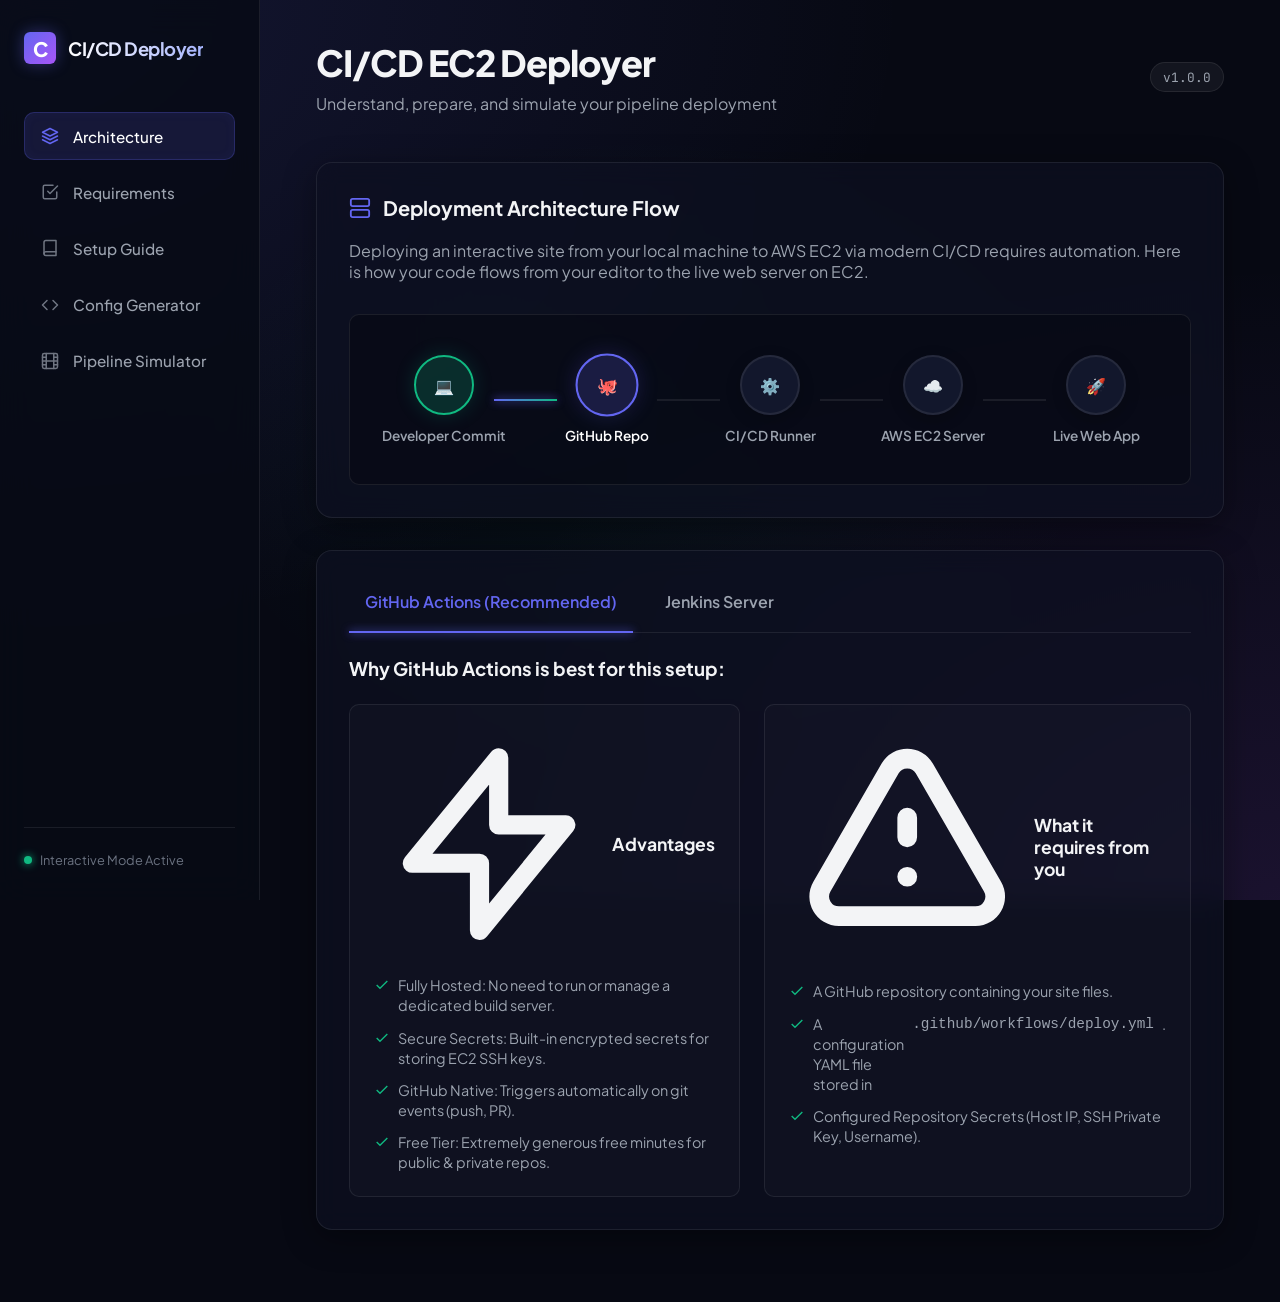
<file: index.html>
<!DOCTYPE html>
<html lang="en">
<head>
  <meta charset="UTF-8">
  <meta name="viewport" content="width=device-width, initial-scale=1.0">
  <title>EC2 Deployment & CI/CD Pipeline Wizard</title>
  <meta name="description" content="Interactive guide and simulator for setting up CI/CD pipelines (GitHub Actions & Jenkins) to deploy web applications on AWS EC2.">
  <link rel="stylesheet" href="styles.css">
</head>
<body>

  <!-- Sidebar Navigation -->
  <aside>
    <a href="#" class="brand">
      <div class="brand-logo">C</div>
      <span class="brand-name">CI/CD Deployer</span>
    </a>
    
    <nav>
      <ul class="nav-links">
        <li class="nav-item active" data-section="architecture">
          <a href="#architecture">
            <svg xmlns="http://www.w3.org/2000/svg" viewBox="0 0 24 24" fill="none" stroke="currentColor" stroke-width="2" stroke-linecap="round" stroke-linejoin="round"><path d="M12 2L2 7l10 5 10-5-10-5zM2 17l10 5 10-5M2 12l10 5 10-5"/></svg>
            Architecture
          </a>
        </li>
        <li class="nav-item" data-section="checklist">
          <a href="#checklist">
            <svg xmlns="http://www.w3.org/2000/svg" viewBox="0 0 24 24" fill="none" stroke="currentColor" stroke-width="2" stroke-linecap="round" stroke-linejoin="round"><path d="M9 11l3 3L22 4"/><path d="M21 12v7a2 2 0 0 1-2 2H5a2 2 0 0 1-2-2V5a2 2 0 0 1 2-2h11"/></svg>
            Requirements
          </a>
        </li>
        <li class="nav-item" data-section="guide">
          <a href="#guide">
            <svg xmlns="http://www.w3.org/2000/svg" viewBox="0 0 24 24" fill="none" stroke="currentColor" stroke-width="2" stroke-linecap="round" stroke-linejoin="round"><path d="M4 19.5A2.5 2.5 0 0 1 6.5 17H20"/><path d="M6.5 2H20v20H6.5A2.5 2.5 0 0 1 4 19.5v-15A2.5 2.5 0 0 1 6.5 2z"/></svg>
            Setup Guide
          </a>
        </li>
        <li class="nav-item" data-section="generator">
          <a href="#generator">
            <svg xmlns="http://www.w3.org/2000/svg" viewBox="0 0 24 24" fill="none" stroke="currentColor" stroke-width="2" stroke-linecap="round" stroke-linejoin="round"><polyline points="16 18 22 12 16 6"/><polyline points="8 6 2 12 8 18"/></svg>
            Config Generator
          </a>
        </li>
        <li class="nav-item" data-section="simulator">
          <a href="#simulator">
            <svg xmlns="http://www.w3.org/2000/svg" viewBox="0 0 24 24" fill="none" stroke="currentColor" stroke-width="2" stroke-linecap="round" stroke-linejoin="round"><rect x="2" y="2" width="20" height="20" rx="2.18" ry="2.18"/><line x1="7" y1="2" x2="7" y2="22"/><line x1="17" y1="2" x2="17" y2="22"/><line x1="2" y1="12" x2="22" y2="12"/><line x1="2" y1="7" x2="7" y2="7"/><line x1="2" y1="17" x2="7" y2="17"/><line x1="17" y1="17" x2="22" y2="17"/><line x1="17" y1="7" x2="22" y2="7"/></svg>
            Pipeline Simulator
          </a>
        </li>
      </ul>
    </nav>
    
    <div class="sidebar-footer">
      <div class="footer-status">
        <div class="status-dot"></div>
        <span>Interactive Mode Active</span>
      </div>
    </div>
  </aside>

  <!-- Main Display -->
  <main>
    <header>
      <div>
        <h1 id="page-title">CI/CD EC2 Deployer</h1>
        <div class="header-subtitle" id="page-subtitle">Understand, prepare, and simulate your pipeline deployment</div>
      </div>
      <div class="app-version">v1.0.0</div>
    </header>

    <!-- SECTION: ARCHITECTURE -->
    <section id="architecture" class="section active">
      <div class="card">
        <h2 class="card-title">
          <svg xmlns="http://www.w3.org/2000/svg" viewBox="0 0 24 24" fill="none" stroke="currentColor" stroke-width="2"><rect x="2" y="2" width="20" height="8" rx="2" ry="2"/><rect x="2" y="14" width="20" height="8" rx="2" ry="2"/><line x1="6" y1="6" x2="6.01" y2="6"/><line x1="6" y1="18" x2="6.01" y2="18"/></svg>
          Deployment Architecture Flow
        </h2>
        <p style="color: var(--text-secondary); margin-bottom: 2rem;">
          Deploying an interactive site from your local machine to AWS EC2 via modern CI/CD requires automation. Here is how your code flows from your editor to the live web server on EC2.
        </p>

        <div class="pipeline-diagram">
          <div class="diagram-node completed" id="diag-dev">
            <div class="node-icon">💻</div>
            <div class="node-label">Developer Commit</div>
          </div>
          <div class="diagram-connector"><div class="diagram-connector-progress" id="conn-1" style="width: 100%;"></div></div>
          
          <div class="diagram-node active" id="diag-git">
            <div class="node-icon">🐙</div>
            <div class="node-label">GitHub Repo</div>
          </div>
          <div class="diagram-connector"><div class="diagram-connector-progress" id="conn-2"></div></div>
          
          <div class="diagram-node" id="diag-ci">
            <div class="node-icon">⚙️</div>
            <div class="node-label">CI/CD Runner</div>
          </div>
          <div class="diagram-connector"><div class="diagram-connector-progress" id="conn-3"></div></div>
          
          <div class="diagram-node" id="diag-ec2">
            <div class="node-icon">☁️</div>
            <div class="node-label">AWS EC2 Server</div>
          </div>
          <div class="diagram-connector"><div class="diagram-connector-progress" id="conn-4"></div></div>
          
          <div class="diagram-node" id="diag-live">
            <div class="node-icon">🚀</div>
            <div class="node-label">Live Web App</div>
          </div>
        </div>
      </div>

      <div class="card">
        <div class="tab-container">
          <button class="tab-btn active" id="btn-tab-actions">GitHub Actions (Recommended)</button>
          <button class="tab-btn" id="btn-tab-jenkins">Jenkins Server</button>
        </div>

        <div id="tab-content-actions">
          <h3>Why GitHub Actions is best for this setup:</h3>
          <div class="compare-grids">
            <div class="compare-card">
              <h4>
                <svg xmlns="http://www.w3.org/2000/svg" fill="none" viewBox="0 0 24 24" stroke="currentColor" stroke-width="2"><path stroke-linecap="round" stroke-linejoin="round" d="M13 10V3L4 14h7v7l9-11h-7z"/></svg>
                Advantages
              </h4>
              <ul>
                <li><svg xmlns="http://www.w3.org/2000/svg" fill="none" viewBox="0 0 24 24" stroke="currentColor" stroke-width="2"><polyline points="20 6 9 17 4 12"/></svg>Fully Hosted: No need to run or manage a dedicated build server.</li>
                <li><svg xmlns="http://www.w3.org/2000/svg" fill="none" viewBox="0 0 24 24" stroke="currentColor" stroke-width="2"><polyline points="20 6 9 17 4 12"/></svg>Secure Secrets: Built-in encrypted secrets for storing EC2 SSH keys.</li>
                <li><svg xmlns="http://www.w3.org/2000/svg" fill="none" viewBox="0 0 24 24" stroke="currentColor" stroke-width="2"><polyline points="20 6 9 17 4 12"/></svg>GitHub Native: Triggers automatically on git events (push, PR).</li>
                <li><svg xmlns="http://www.w3.org/2000/svg" fill="none" viewBox="0 0 24 24" stroke="currentColor" stroke-width="2"><polyline points="20 6 9 17 4 12"/></svg>Free Tier: Extremely generous free minutes for public & private repos.</li>
              </ul>
            </div>
            <div class="compare-card">
              <h4>
                <svg xmlns="http://www.w3.org/2000/svg" fill="none" viewBox="0 0 24 24" stroke="currentColor" stroke-width="2"><path stroke-linecap="round" stroke-linejoin="round" d="M12 9v2m0 4h.01m-6.938 4h13.856c1.54 0 2.502-1.667 1.732-3L13.732 4c-.77-1.333-2.694-1.333-3.464 0L3.34 16c-.77 1.333.192 3 1.732 3z"/></svg>
                What it requires from you
              </h4>
              <ul>
                <li><svg xmlns="http://www.w3.org/2000/svg" fill="none" viewBox="0 0 24 24" stroke="currentColor" stroke-width="2"><polyline points="20 6 9 17 4 12"/></svg>A GitHub repository containing your site files.</li>
                <li><svg xmlns="http://www.w3.org/2000/svg" fill="none" viewBox="0 0 24 24" stroke="currentColor" stroke-width="2"><polyline points="20 6 9 17 4 12"/></svg>A configuration YAML file stored in <code>.github/workflows/deploy.yml</code>.</li>
                <li><svg xmlns="http://www.w3.org/2000/svg" fill="none" viewBox="0 0 24 24" stroke="currentColor" stroke-width="2"><polyline points="20 6 9 17 4 12"/></svg>Configured Repository Secrets (Host IP, SSH Private Key, Username).</li>
              </ul>
            </div>
          </div>
        </div>

        <div id="tab-content-jenkins" style="display: none;">
          <h3>Why use Jenkins (Genkins):</h3>
          <div class="compare-grids">
            <div class="compare-card">
              <h4>
                <svg xmlns="http://www.w3.org/2000/svg" fill="none" viewBox="0 0 24 24" stroke="currentColor" stroke-width="2"><path stroke-linecap="round" stroke-linejoin="round" d="M13 10V3L4 14h7v7l9-11h-7z"/></svg>
                Advantages
              </h4>
              <ul>
                <li><svg xmlns="http://www.w3.org/2000/svg" fill="none" viewBox="0 0 24 24" stroke="currentColor" stroke-width="2"><polyline points="20 6 9 17 4 12"/></svg>Self-Hosted Control: Complete control over the build environment.</li>
                <li><svg xmlns="http://www.w3.org/2000/svg" fill="none" viewBox="0 0 24 24" stroke="currentColor" stroke-width="2"><polyline points="20 6 9 17 4 12"/></svg>Extensible: Thousands of plugins available for almost any integration.</li>
                <li><svg xmlns="http://www.w3.org/2000/svg" fill="none" viewBox="0 0 24 24" stroke="currentColor" stroke-width="2"><polyline points="20 6 9 17 4 12"/></svg>On-Premise: Perfect for closed security networks/enterprise environments.</li>
              </ul>
            </div>
            <div class="compare-card">
              <h4>
                <svg xmlns="http://www.w3.org/2000/svg" fill="none" viewBox="0 0 24 24" stroke="currentColor" stroke-width="2"><path stroke-linecap="round" stroke-linejoin="round" d="M12 9v2m0 4h.01m-6.938 4h13.856c1.54 0 2.502-1.667 1.732-3L13.732 4c-.77-1.333-2.694-1.333-3.464 0L3.34 16c-.77 1.333.192 3 1.732 3z"/></svg>
                What it requires from you
              </h4>
              <ul>
                <li><svg xmlns="http://www.w3.org/2000/svg" fill="none" viewBox="0 0 24 24" stroke="currentColor" stroke-width="2"><polyline points="20 6 9 17 4 12"/></svg>A dedicated server (like a separate EC2) running Jenkins 24/7.</li>
                <li><svg xmlns="http://www.w3.org/2000/svg" fill="none" viewBox="0 0 24 24" stroke="currentColor" stroke-width="2"><polyline points="20 6 9 17 4 12"/></svg>Installing Java, Jenkins packages, and dependencies on the server.</li>
                <li><svg xmlns="http://www.w3.org/2000/svg" fill="none" viewBox="0 0 24 24" stroke="currentColor" stroke-width="2"><polyline points="20 6 9 17 4 12"/></svg>Setting up credentials and configuring a webhook in your GitHub Repo.</li>
              </ul>
            </div>
          </div>
        </div>
      </div>
    </section>

    <!-- SECTION: REQUIREMENTS CHECKLIST -->
    <section id="checklist" class="section">
      <div class="card">
        <h2 class="card-title">
          <svg xmlns="http://www.w3.org/2000/svg" fill="none" viewBox="0 0 24 24" stroke="currentColor" stroke-width="2"><path stroke-linecap="round" stroke-linejoin="round" d="M9 5H7a2 2 0 00-2 2v12a2 2 0 002 2h10a2 2 0 002-2V7a2 2 0 00-2-2h-2M9 5a2 2 0 002 2h2a2 2 0 002-2M9 5a2 2 0 012-2h2a2 2 0 012 2m-6 9l2 2 4-4"/></svg>
          Deployment Requirements Checklist
        </h2>
        <p style="color: var(--text-secondary); margin-bottom: 1.5rem;">
          To run a successful pipeline, configure these resources. Click the items to mark them completed as you set them up.
        </p>

        <div class="checklist-item">
          <div class="checklist-info">
            <div class="checklist-checkbox" id="chk-aws" onclick="toggleCheck('chk-aws')">
              <svg xmlns="http://www.w3.org/2000/svg" fill="none" viewBox="0 0 24 24" stroke="currentColor" stroke-width="3"><polyline points="20 6 9 17 4 12"/></svg>
            </div>
            <div class="checklist-text" id="chk-aws-text">
              <h4>AWS Account & Access</h4>
              <p>Active AWS Console access to create EC2 instances and key pairs.</p>
            </div>
          </div>
          <span class="badge badge-required">Required</span>
        </div>

        <div class="checklist-item">
          <div class="checklist-info">
            <div class="checklist-checkbox" id="chk-ec2" onclick="toggleCheck('chk-ec2')">
              <svg xmlns="http://www.w3.org/2000/svg" fill="none" viewBox="0 0 24 24" stroke="currentColor" stroke-width="3"><polyline points="20 6 9 17 4 12"/></svg>
            </div>
            <div class="checklist-text" id="chk-ec2-text">
              <h4>EC2 Linux Instance Running</h4>
              <p>An active EC2 running Ubuntu 22.04 LTS or Amazon Linux 2 with a Public IP address.</p>
            </div>
          </div>
          <span class="badge badge-required">Required</span>
        </div>

        <div class="checklist-item">
          <div class="checklist-info">
            <div class="checklist-checkbox" id="chk-ssh" onclick="toggleCheck('chk-ssh')">
              <svg xmlns="http://www.w3.org/2000/svg" fill="none" viewBox="0 0 24 24" stroke="currentColor" stroke-width="3"><polyline points="20 6 9 17 4 12"/></svg>
            </div>
            <div class="checklist-text" id="chk-ssh-text">
              <h4>SSH Private Key (PEM format)</h4>
              <p>The SSH Key file (.pem) used to connect to your EC2 instance from a terminal.</p>
            </div>
          </div>
          <span class="badge badge-required">Required</span>
        </div>

        <div class="checklist-item">
          <div class="checklist-info">
            <div class="checklist-checkbox" id="chk-github" onclick="toggleCheck('chk-github')">
              <svg xmlns="http://www.w3.org/2000/svg" fill="none" viewBox="0 0 24 24" stroke="currentColor" stroke-width="3"><polyline points="20 6 9 17 4 12"/></svg>
            </div>
            <div class="checklist-text" id="chk-github-text">
              <h4>GitHub Repository</h4>
              <p>A repository on GitHub containing your website/application source code.</p>
            </div>
          </div>
          <span class="badge badge-required">Required</span>
        </div>

        <div class="checklist-item">
          <div class="checklist-info">
            <div class="checklist-checkbox" id="chk-webserver" onclick="toggleCheck('chk-webserver')">
              <svg xmlns="http://www.w3.org/2000/svg" fill="none" viewBox="0 0 24 24" stroke="currentColor" stroke-width="3"><polyline points="20 6 9 17 4 12"/></svg>
            </div>
            <div class="checklist-text" id="chk-webserver-text">
              <h4>Nginx/Node.js Pre-installed on EC2</h4>
              <p>A web server or engine installed on the EC2 instance to serve your static app files.</p>
            </div>
          </div>
          <span class="badge badge-optional">Optional</span>
        </div>
      </div>
    </section>

    <!-- SECTION: SETUP GUIDE -->
    <section id="guide" class="section">
      <div class="card">
        <h2 class="card-title">
          <svg xmlns="http://www.w3.org/2000/svg" viewBox="0 0 24 24" fill="none" stroke="currentColor" stroke-width="2"><path d="M2 3h6a4 4 0 0 1 4 4v14a3 3 0 0 0-3-3H2z"/><path d="M22 3h-6a4 4 0 0 0-4 4v14a3 3 0 0 1 3-3h7z"/></svg>
          AWS EC2 & CI/CD Walkthrough Wizard
        </h2>

        <div class="steps-layout">
          <!-- Step Selector -->
          <div class="steps-list">
            <button class="step-nav-btn active" id="btn-step-1" onclick="navigateToStep(1)">
              <div class="step-nav-info">
                <span class="step-nav-num">Step 1</span>
                <span class="step-nav-title">Initialize App</span>
              </div>
              <div class="step-nav-status" id="status-step-1">1</div>
            </button>
            <button class="step-nav-btn" id="btn-step-2" onclick="navigateToStep(2)">
              <div class="step-nav-info">
                <span class="step-nav-num">Step 2</span>
                <span class="step-nav-title">Launch AWS EC2</span>
              </div>
              <div class="step-nav-status" id="status-step-2">2</div>
            </button>
            <button class="step-nav-btn" id="btn-step-3" onclick="navigateToStep(3)">
              <div class="step-nav-info">
                <span class="step-nav-num">Step 3</span>
                <span class="step-nav-title">Prepare EC2 Server</span>
              </div>
              <div class="step-nav-status" id="status-step-3">3</div>
            </button>
            <button class="step-nav-btn" id="btn-step-4" onclick="navigateToStep(4)">
              <div class="step-nav-info">
                <span class="step-nav-num">Step 4</span>
                <span class="step-nav-title">GitHub Secrets</span>
              </div>
              <div class="step-nav-status" id="status-step-4">4</div>
            </button>
          </div>

          <!-- Step Details Content -->
          <div class="card step-content-card" style="background: rgba(255,255,255,0.01); border: 1px solid var(--border-color); margin-bottom: 0;">
            <div class="step-body">
              
              <!-- STEP 1 CONTENT -->
              <div class="step-pane" id="step-pane-1">
                <h3>Initialize Sample Application</h3>
                <p>
                  Before setting up the pipeline, we need a simple interactive website/application to deploy. I can create a lightweight, responsive, and interactive site file directly in your workspace.
                </p>
                <div class="alert alert-info">
                  <svg xmlns="http://www.w3.org/2000/svg" fill="none" viewBox="0 0 24 24" stroke="currentColor" stroke-width="2"><circle cx="12" cy="12" r="10"/><line x1="12" y1="16" x2="12" y2="12"/><line x1="12" y1="8" x2="12.01" y2="8"/></svg>
                  <div>
                    <strong>Action Required:</strong> Click the button below to write a sample app (<code>index.html</code> inside a new <code>/web</code> directory) that you will use to test your CI/CD pipeline.
                  </div>
                </div>
                <button class="btn btn-primary" id="btn-create-app" onclick="createSampleAppFiles()">
                  <svg xmlns="http://www.w3.org/2000/svg" viewBox="0 0 24 24" fill="none" stroke="currentColor" stroke-width="2"><path d="M14 2H6a2 2 0 0 0-2 2v16a2 2 0 0 0 2 2h12a2 2 0 0 0 2-2V8z"/><polyline points="14 2 14 8 20 8"/></svg>
                  Generate Sample App in Workspace
                </button>
                <div id="app-creation-result" class="mt-4" style="font-family: var(--font-mono); font-size: 0.85rem;"></div>
              </div>

              <!-- STEP 2 CONTENT -->
              <div class="step-pane" id="step-pane-2" style="display: none;">
                <h3>Launch AWS EC2 Instance</h3>
                <p>
                  Log into your AWS Management Console and follow these steps to provision your deployment server:
                </p>
                <ul>
                  <li>Open the <strong>EC2 Dashboard</strong> and click <strong>Launch Instance</strong>.</li>
                  <li><strong>OS:</strong> Select <code>Ubuntu Server 22.04 LTS</code> (Free Tier eligible).</li>
                  <li><strong>Instance Type:</strong> Choose <code>t2.micro</code> (or <code>t3.micro</code>).</li>
                  <li><strong>Key Pair:</strong> Generate a new key pair, choose <code>RSA</code> and <code>.pem</code> format. Download and store this file safely (e.g., <code>aws-key.pem</code>).</li>
                  <li><strong>Network Settings:</strong> Create a new Security Group:
                    <ul>
                      <li>Allow <strong>SSH</strong> (Port 22) from your IP.</li>
                      <li>Allow <strong>HTTP</strong> (Port 80) from Anywhere (0.0.0.0/0) to serve the site.</li>
                    </ul>
                  </li>
                </ul>
                <div class="alert alert-info" style="margin-top: 1rem;">
                  <svg xmlns="http://www.w3.org/2000/svg" fill="none" viewBox="0 0 24 24" stroke="currentColor" stroke-width="2"><circle cx="12" cy="12" r="10"/><line x1="12" y1="16" x2="12" y2="12"/><line x1="12" y1="8" x2="12.01" y2="8"/></svg>
                  <div>
                    <strong>Pro Tip:</strong> Copy the <strong>Public IPv4 Address</strong> of your launched instance. You'll need it for the configurations and pipeline.
                  </div>
                </div>
              </div>

              <!-- STEP 3 CONTENT -->
              <div class="step-pane" id="step-pane-3" style="display: none;">
                <h3>Configure EC2 Web Server</h3>
                <p>
                  Connect to your newly launched EC2 instance using SSH to install a web server (Nginx) to host the static files. Run these commands in your local shell terminal:
                </p>
                
                <div class="console-box" style="margin-bottom: 1.5rem;">
                  <div class="console-header">
                    <div class="console-dots">
                      <div class="console-dot red"></div>
                      <div class="console-dot yellow"></div>
                      <div class="console-dot green"></div>
                    </div>
                    <span class="console-title">SSH Terminal</span>
                  </div>
                  <div class="console-body" style="height: 180px;">
                    <div class="console-log-line cmd"># 1. Update permissions on your downloaded private key</div>
                    <div class="console-log-line">chmod 400 path/to/aws-key.pem</div>
                    <div class="console-log-line cmd"># 2. Connect to the EC2 Instance</div>
                    <div class="console-log-line">ssh -i path/to/aws-key.pem ubuntu@&lt;YOUR_EC2_PUBLIC_IP&gt;</div>
                    <div class="console-log-line cmd"># 3. Update packages and install Nginx web server</div>
                    <div class="console-log-line">sudo apt update && sudo apt install nginx -y</div>
                    <div class="console-log-line cmd"># 4. Change web root ownership so the build runner can upload files without root</div>
                    <div class="console-log-line">sudo chown -R ubuntu:ubuntu /var/www/html</div>
                  </div>
                </div>
                
                <p>
                  Once completed, navigating to your <code>http://&lt;EC2_PUBLIC_IP&gt;</code> in a browser should display the default Nginx Welcome Page. This indicates the server is ready!
                </p>
              </div>

              <!-- STEP 4 CONTENT -->
              <div class="step-pane" id="step-pane-4" style="display: none;">
                <h3>Configure GitHub Actions Secrets</h3>
                <p>
                  GitHub Actions runs on secure, remote runners. To safely upload files to your EC2 instance, you must supply your SSH keys as Encrypted Repository Secrets:
                </p>
                <ul>
                  <li>Go to your GitHub Repository -> <strong>Settings</strong> tab.</li>
                  <li>On the left sidebar, expand <strong>Secrets and variables</strong> -> select <strong>Actions</strong>.</li>
                  <li>Click <strong>New repository secret</strong> and add the following:</li>
                </ul>

                <div style="display: grid; grid-template-columns: 180px 1fr; gap: 0.75rem; margin: 1.5rem 0;">
                  <div style="font-family: var(--font-mono); font-size: 0.85rem; color: var(--secondary); font-weight: bold;">EC2_HOST</div>
                  <div style="font-size: 0.9rem; color: var(--text-secondary);">Your AWS EC2 Public IPv4 IP Address.</div>
                  
                  <div style="font-family: var(--font-mono); font-size: 0.85rem; color: var(--secondary); font-weight: bold;">EC2_USERNAME</div>
                  <div style="font-size: 0.9rem; color: var(--text-secondary);">The default SSH username (e.g. <code>ubuntu</code> for Ubuntu OS, or <code>ec2-user</code>).</div>
                  
                  <div style="font-family: var(--font-mono); font-size: 0.85rem; color: var(--secondary); font-weight: bold;">EC2_SSH_KEY</div>
                  <div style="font-size: 0.9rem; color: var(--text-secondary);">The full content of your private key file (<code>.pem</code> file content including headers).</div>
                </div>

                <div class="alert alert-info">
                  <svg xmlns="http://www.w3.org/2000/svg" fill="none" viewBox="0 0 24 24" stroke="currentColor" stroke-width="2"><circle cx="12" cy="12" r="10"/><line x1="12" y1="16" x2="12" y2="12"/><line x1="12" y1="8" x2="12.01" y2="8"/></svg>
                  <div>
                    <strong>Important Security:</strong> Never commit your raw private PEM key or server IPs directly into the code repository. Always use GitHub Secrets!
                  </div>
                </div>
              </div>

            </div>

            <!-- Wizard Footer Controls -->
            <div class="step-footer">
              <button class="btn" id="btn-prev" onclick="changeStep(-1)" disabled>Previous</button>
              <button class="btn btn-primary" id="btn-next" onclick="changeStep(1)">Next Step</button>
            </div>
          </div>
        </div>
      </div>
    </section>

    <!-- SECTION: CONFIG GENERATOR -->
    <section id="generator" class="section">
      <div class="card">
        <h2 class="card-title">
          <svg xmlns="http://www.w3.org/2000/svg" viewBox="0 0 24 24" fill="none" stroke="currentColor" stroke-width="2"><polygon points="12 2 2 7 12 12 22 7 12 2"/><polyline points="2 17 12 22 22 17"/><polyline points="2 12 12 17 22 12"/></svg>
          CI/CD Configuration File Generator
        </h2>
        <p style="color: var(--text-secondary); margin-bottom: 2rem;">
          Enter your deployment target parameters below. The tool will auto-generate the configuration files for your selected runner.
        </p>

        <div class="form-row">
          <div class="form-group">
            <label for="input-ip">EC2 Public IP Address (Host)</label>
            <input type="text" id="input-ip" class="form-control" placeholder="e.g. 54.210.43.190" value="54.210.43.190">
          </div>
          <div class="form-group">
            <label for="input-user">EC2 SSH Username</label>
            <input type="text" id="input-user" class="form-control" placeholder="e.g. ubuntu" value="ubuntu">
          </div>
        </div>

        <div class="form-row">
          <div class="form-group">
            <label for="input-branch">Target Deploy Branch</label>
            <input type="text" id="input-branch" class="form-control" placeholder="main" value="main">
          </div>
          <div class="form-group">
            <label for="input-target-dir">EC2 App Destination Directory</label>
            <input type="text" id="input-target-dir" class="form-control" placeholder="/var/www/html" value="/var/www/html">
          </div>
        </div>

        <div class="tab-container" style="margin-top: 2rem;">
          <button class="tab-btn active" id="btn-gen-actions">GitHub Actions YAML</button>
          <button class="tab-btn" id="btn-gen-jenkins">Jenkinsfile (Scripted)</button>
        </div>

        <div class="code-panel">
          <div class="code-panel-header">
            <span class="code-panel-title" id="panel-filename">.github/workflows/deploy.yml</span>
            <div style="display: flex; gap: 0.5rem;">
              <button class="btn btn-sm" onclick="copyConfigCode()">
                <svg xmlns="http://www.w3.org/2000/svg" width="14" height="14" viewBox="0 0 24 24" fill="none" stroke="currentColor" stroke-width="2"><rect x="9" y="9" width="13" height="13" rx="2" ry="2"/><path d="M5 15H4a2 2 0 0 1-2-2V4a2 2 0 0 1 2-2h9a2 2 0 0 1 2 2v1"/></svg>
                Copy
              </button>
              <button class="btn btn-sm btn-primary" onclick="writeConfigToWorkspace()">
                Write to Project File
              </button>
            </div>
          </div>
          <div class="code-content" id="code-output"></div>
        </div>
        <div id="gen-creation-result" class="mt-4" style="font-family: var(--font-mono); font-size: 0.85rem;"></div>
      </div>
    </section>

    <!-- SECTION: PIPELINE SIMULATOR -->
    <section id="simulator" class="section">
      <div class="card">
        <h2 class="card-title">
          <svg xmlns="http://www.w3.org/2000/svg" viewBox="0 0 24 24" fill="none" stroke="currentColor" stroke-width="2"><polygon points="5 3 19 12 5 21 5 3"/></svg>
          Interactive Pipeline Execution Simulator
        </h2>
        <p style="color: var(--text-secondary); margin-bottom: 2rem;">
          Simulate making a live code change in your editor, committing, and pushing it to GitHub. This console runs a live simulation of the runner checking out files, running tests, establishing SSH with EC2, copying HTML assets, and restarting your Nginx server.
        </p>

        <div style="display: flex; gap: 1rem; margin-bottom: 1.5rem;">
          <button class="btn btn-success" id="btn-run-sim" onclick="runPipelineSimulation()">
            <svg xmlns="http://www.w3.org/2000/svg" viewBox="0 0 24 24" fill="none" stroke="currentColor" stroke-width="2"><path d="M21.5 2v6h-6M21.34 15.57a10 10 0 1 1-.57-8.38l5.67-5.67"/></svg>
            Trigger Push & Deploy
          </button>
          <button class="btn" id="btn-clear-sim" onclick="clearSimulationConsole()">Clear Terminal</button>
          
          <div style="margin-left: auto; display: flex; align-items: center; gap: 0.5rem;">
            <span style="font-size: 0.85rem; color: var(--text-secondary);">Simulator Speed:</span>
            <select id="sim-speed" class="form-control" style="width: 100px; padding: 0.35rem 0.5rem; font-size: 0.85rem;">
              <option value="1">Normal</option>
              <option value="2" selected>Fast</option>
              <option value="5">Turbo</option>
            </select>
          </div>
        </div>

        <div class="console-box">
          <div class="console-header">
            <div class="console-dots">
              <div class="console-dot red"></div>
              <div class="console-dot yellow"></div>
              <div class="console-dot green"></div>
            </div>
            <span class="console-title" id="sim-runner-title">CI Runner Console - idle</span>
          </div>
          <div class="console-body" id="sim-console-body">
            <div class="console-log-line info">Console ready. Click "Trigger Push & Deploy" to start pipeline.</div>
          </div>
        </div>

        <div class="pipeline-diagram" id="sim-diag-bar" style="padding: 1.5rem; display: none;">
          <div style="width: 100%;">
            <div style="display: flex; justify-content: space-between; font-size: 0.85rem; margin-bottom: 0.5rem;">
              <span id="sim-progress-label">Deployment Progress</span>
              <span id="sim-progress-percent">0%</span>
            </div>
            <div style="width: 100%; height: 6px; background: rgba(255, 255, 255, 0.05); border-radius: 3px; overflow: hidden;">
              <div id="sim-progress-bar" style="width: 0%; height: 100%; background: linear-gradient(90deg, var(--secondary), var(--primary)); box-shadow: 0 0 8px var(--secondary); transition: width 0.3s ease;"></div>
            </div>
          </div>
        </div>
      </div>
    </section>
  </main>

  <script src="app.js"></script>
</body>
</html>
</file>
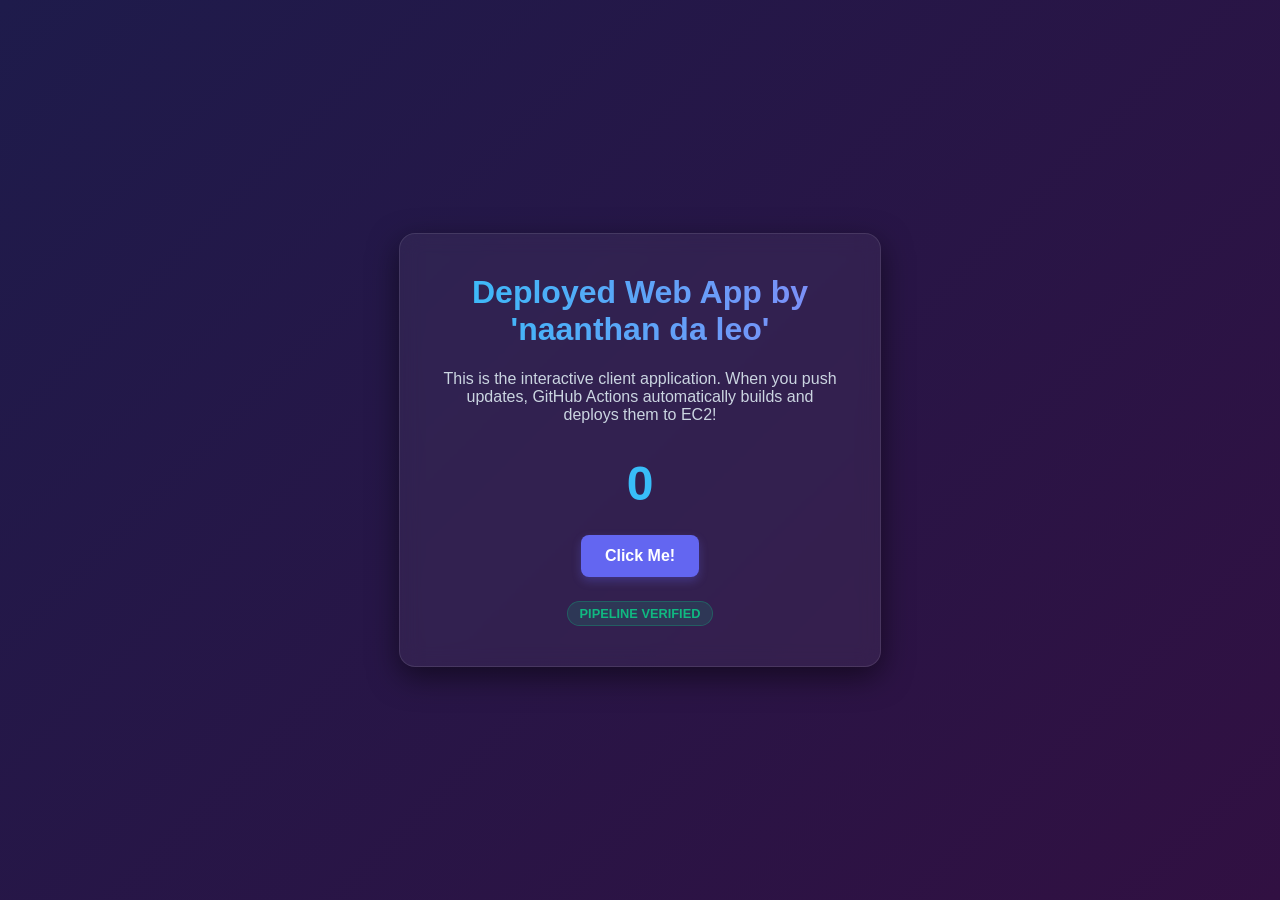
<file: web/index.html>
<!DOCTYPE html>
<html lang="en">

<head>
  <meta charset="UTF-8">
  <meta name="viewport" content="width=device-width, initial-scale=1.0">
  <title>My Interactive Web App</title>
  <style>
    body {
      margin: 0;
      padding: 0;
      background: linear-gradient(135deg, #1e1b4b, #311042);
      color: #fff;
      font-family: 'Segoe UI', Tahoma, Geneva, Verdana, sans-serif;
      min-height: 100vh;
      display: flex;
      flex-direction: column;
      align-items: center;
      justify-content: center;
    }

    .card {
      background: rgba(255, 255, 255, 0.05);
      border: 1px solid rgba(255, 255, 255, 0.1);
      backdrop-filter: blur(10px);
      padding: 2.5rem;
      border-radius: 16px;
      text-align: center;
      box-shadow: 0 10px 30px rgba(0, 0, 0, 0.5);
      max-width: 400px;
      width: 90%;
    }

    h1 {
      margin-top: 0;
      background: linear-gradient(to right, #38bdf8, #818cf8);
      -webkit-background-clip: text;
      -webkit-text-fill-color: transparent;
      font-size: 2rem;
    }

    p {
      color: #cbd5e1;
      margin-bottom: 2rem;
    }

    .btn {
      background: #6366f1;
      color: white;
      border: none;
      padding: 0.75rem 1.5rem;
      font-size: 1rem;
      font-weight: 600;
      border-radius: 8px;
      cursor: pointer;
      transition: all 0.2s ease;
      box-shadow: 0 4px 10px rgba(99, 102, 241, 0.3);
    }

    .btn:hover {
      background: #4f46e5;
      transform: translateY(-2px);
    }

    .counter-display {
      font-size: 3rem;
      font-weight: 800;
      margin: 1.5rem 0;
      color: #38bdf8;
    }

    .badge {
      display: inline-block;
      margin-top: 1.5rem;
      background: rgba(16, 185, 129, 0.15);
      color: #10b981;
      border: 1px solid rgba(16, 185, 129, 0.3);
      padding: 0.25rem 0.75rem;
      border-radius: 50px;
      font-size: 0.8rem;
      text-transform: uppercase;
      font-weight: bold;
    }
  </style>
</head>

<body>
  <div class="card">
    <h1>Deployed Web App by 'naanthan da leo' </h1>
    <p>This is the interactive client application. When you push updates, GitHub Actions automatically builds and
      deploys them to EC2!</p>

    <div class="counter-display" id="counter">0</div>
    <button class="btn" id="click-btn">Click Me!</button>

    <div>
      <span class="badge">Pipeline Verified</span>
    </div>
  </div>

  <script>
    let count = 0;
    const counter = document.getElementById('counter');
    const button = document.getElementById('click-btn');

    button.addEventListener('click', () => {
      count++;
      counter.innerText = count;

      // Dynamic scaling animation on click
      counter.style.transform = 'scale(1.2)';
      setTimeout(() => {
        counter.style.transform = 'scale(1)';
      }, 100);
    });
  </script>
</body>

</html>
</file>
<file: styles.css>
@import url('https://fonts.googleapis.com/css2?family=Plus+Jakarta+Sans:wght@300;400;500;600;700;800&family=JetBrains+Mono:wght@400;500;600&display=swap');

:root {
  --bg-primary: #070913;
  --bg-secondary: rgba(13, 17, 33, 0.7);
  --bg-tertiary: rgba(22, 28, 51, 0.8);
  --border-color: rgba(255, 255, 255, 0.08);
  --border-focus: rgba(99, 102, 241, 0.4);
  
  --text-primary: #f3f4f6;
  --text-secondary: #9ca3af;
  --text-muted: #6b7280;
  
  --primary: #10b981; /* Emerald */
  --primary-glow: rgba(16, 185, 129, 0.2);
  --secondary: #6366f1; /* Indigo */
  --secondary-glow: rgba(99, 102, 241, 0.2);
  --accent: #a855f7; /* Purple */
  --accent-glow: rgba(168, 85, 247, 0.2);
  --danger: #ef4444;
  --warning: #f59e0b;
  
  --sidebar-width: 260px;
  --font-sans: 'Plus Jakarta Sans', sans-serif;
  --font-mono: 'JetBrains Mono', monospace;
  --transition: all 0.3s cubic-bezier(0.4, 0, 0.2, 1);
  --glass-shadow: 0 8px 32px 0 rgba(0, 0, 0, 0.37);
  --border-radius-lg: 16px;
  --border-radius-md: 10px;
  --border-radius-sm: 6px;
}

* {
  box-sizing: border-box;
  margin: 0;
  padding: 0;
}

body {
  background-color: var(--bg-primary);
  background-image: 
    radial-gradient(at 0% 0%, rgba(99, 102, 241, 0.15) 0px, transparent 50%),
    radial-gradient(at 100% 100%, rgba(168, 85, 247, 0.12) 0px, transparent 50%),
    radial-gradient(at 50% 50%, rgba(16, 185, 129, 0.05) 0px, transparent 50%);
  background-attachment: fixed;
  color: var(--text-primary);
  font-family: var(--font-sans);
  min-height: 100vh;
  display: flex;
  overflow-x: hidden;
}

/* Scrollbar Styles */
::-webkit-scrollbar {
  width: 8px;
  height: 8px;
}
::-webkit-scrollbar-track {
  background: var(--bg-primary);
}
::-webkit-scrollbar-thumb {
  background: var(--border-color);
  border-radius: 4px;
}
::-webkit-scrollbar-thumb:hover {
  background: var(--text-muted);
}

/* Sidebar Styling */
aside {
  width: var(--sidebar-width);
  background: rgba(8, 11, 22, 0.85);
  backdrop-filter: blur(16px);
  -webkit-backdrop-filter: blur(16px);
  border-right: 1px solid var(--border-color);
  padding: 2rem 1.5rem;
  display: flex;
  flex-direction: column;
  height: 100vh;
  position: fixed;
  left: 0;
  top: 0;
  z-index: 100;
}

.brand {
  display: flex;
  align-items: center;
  gap: 0.75rem;
  margin-bottom: 3rem;
  text-decoration: none;
}

.brand-logo {
  width: 32px;
  height: 32px;
  background: linear-gradient(135deg, var(--secondary), var(--accent));
  border-radius: var(--border-radius-sm);
  display: flex;
  align-items: center;
  justify-content: center;
  color: white;
  font-weight: 800;
  font-size: 1.25rem;
  box-shadow: 0 0 15px rgba(99, 102, 241, 0.4);
}

.brand-name {
  font-weight: 700;
  font-size: 1.15rem;
  background: linear-gradient(to right, #ffffff, #a5b4fc);
  -webkit-background-clip: text;
  -webkit-text-fill-color: transparent;
  letter-spacing: -0.5px;
}

.nav-links {
  list-style: none;
  display: flex;
  flex-direction: column;
  gap: 0.5rem;
}

.nav-item a {
  display: flex;
  align-items: center;
  gap: 0.85rem;
  color: var(--text-secondary);
  text-decoration: none;
  padding: 0.85rem 1rem;
  border-radius: var(--border-radius-md);
  font-size: 0.95rem;
  font-weight: 500;
  transition: var(--transition);
  border: 1px solid transparent;
}

.nav-item a:hover {
  color: var(--text-primary);
  background: rgba(255, 255, 255, 0.03);
}

.nav-item.active a {
  color: #fff;
  background: rgba(99, 102, 241, 0.15);
  border-color: rgba(99, 102, 241, 0.25);
  box-shadow: inset 0 0 12px rgba(99, 102, 241, 0.05);
}

.nav-item a svg {
  width: 18px;
  height: 18px;
  opacity: 0.7;
}

.nav-item.active a svg {
  opacity: 1;
  color: var(--secondary);
}

.sidebar-footer {
  margin-top: auto;
  border-top: 1px solid var(--border-color);
  padding-top: 1.5rem;
}

.footer-status {
  display: flex;
  align-items: center;
  gap: 0.5rem;
  font-size: 0.8rem;
  color: var(--text-muted);
}

.status-dot {
  width: 8px;
  height: 8px;
  border-radius: 50%;
  background: var(--primary);
  box-shadow: 0 0 8px var(--primary);
  animation: pulse 2s infinite;
}

/* Main Content Area */
main {
  margin-left: var(--sidebar-width);
  flex-grow: 1;
  padding: 2.5rem 3.5rem;
  max-width: 1200px;
  width: calc(100% - var(--sidebar-width));
}

header {
  margin-bottom: 3rem;
  display: flex;
  justify-content: space-between;
  align-items: center;
}

h1 {
  font-size: 2.25rem;
  font-weight: 800;
  letter-spacing: -1px;
  margin-bottom: 0.5rem;
}

.header-subtitle {
  color: var(--text-secondary);
  font-size: 1rem;
}

.app-version {
  background: rgba(255, 255, 255, 0.05);
  border: 1px solid var(--border-color);
  padding: 0.35rem 0.75rem;
  border-radius: 50px;
  font-size: 0.8rem;
  color: var(--text-secondary);
  font-family: var(--font-mono);
}

/* Card layout & Glassmorphism */
.card {
  background: var(--bg-secondary);
  backdrop-filter: blur(12px);
  -webkit-backdrop-filter: blur(12px);
  border: 1px solid var(--border-color);
  border-radius: var(--border-radius-lg);
  padding: 2rem;
  box-shadow: var(--glass-shadow);
  margin-bottom: 2rem;
  transition: var(--transition);
}

.card:hover {
  border-color: rgba(255, 255, 255, 0.12);
  box-shadow: 0 12px 40px 0 rgba(0, 0, 0, 0.5);
}

.card-title {
  font-size: 1.25rem;
  font-weight: 700;
  margin-bottom: 1.25rem;
  display: flex;
  align-items: center;
  gap: 0.75rem;
}

.card-title svg {
  width: 22px;
  height: 22px;
  color: var(--secondary);
}

/* App Sections */
.section {
  display: none;
}

.section.active {
  display: block;
  animation: fadeIn 0.4s cubic-bezier(0.4, 0, 0.2, 1);
}

/* Architecture Visualizer */
.architecture-container {
  display: flex;
  flex-direction: column;
  gap: 2rem;
}

.pipeline-diagram {
  display: flex;
  align-items: center;
  justify-content: space-between;
  padding: 2.5rem 1.5rem;
  background: rgba(7, 9, 19, 0.6);
  border-radius: var(--border-radius-md);
  border: 1px solid var(--border-color);
  position: relative;
  overflow: hidden;
}

.diagram-node {
  display: flex;
  flex-direction: column;
  align-items: center;
  gap: 0.75rem;
  width: 140px;
  text-align: center;
  z-index: 2;
}

.node-icon {
  width: 60px;
  height: 60px;
  border-radius: 50%;
  background: var(--bg-tertiary);
  border: 2px solid var(--border-color);
  display: flex;
  align-items: center;
  justify-content: center;
  color: var(--text-secondary);
  font-weight: 600;
  transition: var(--transition);
  box-shadow: 0 4px 15px rgba(0,0,0,0.2);
}

.diagram-node.active .node-icon {
  border-color: var(--secondary);
  color: #fff;
  background: rgba(99, 102, 241, 0.2);
  box-shadow: 0 0 20px var(--secondary-glow);
  transform: scale(1.05);
}

.diagram-node.completed .node-icon {
  border-color: var(--primary);
  color: #fff;
  background: rgba(16, 185, 129, 0.2);
  box-shadow: 0 0 20px var(--primary-glow);
}

.node-label {
  font-size: 0.85rem;
  font-weight: 600;
  color: var(--text-secondary);
}

.diagram-node.active .node-label {
  color: #fff;
}

.diagram-connector {
  flex-grow: 1;
  height: 2px;
  background: var(--border-color);
  position: relative;
  margin: 0 -20px;
  z-index: 1;
}

.diagram-connector-progress {
  position: absolute;
  left: 0;
  top: 0;
  height: 100%;
  width: 0%;
  background: linear-gradient(to right, var(--secondary), var(--primary));
  box-shadow: 0 0 8px var(--secondary);
  transition: width 1s linear;
}

/* Compare Tabs */
.tab-container {
  display: flex;
  gap: 1rem;
  margin-bottom: 1.5rem;
  border-bottom: 1px solid var(--border-color);
  padding-bottom: 0.75rem;
}

.tab-btn {
  background: none;
  border: none;
  color: var(--text-secondary);
  font-family: var(--font-sans);
  font-size: 1rem;
  font-weight: 600;
  padding: 0.5rem 1rem;
  cursor: pointer;
  border-radius: var(--border-radius-sm);
  transition: var(--transition);
  position: relative;
}

.tab-btn:hover {
  color: var(--text-primary);
}

.tab-btn.active {
  color: var(--secondary);
}

.tab-btn.active::after {
  content: '';
  position: absolute;
  bottom: -13px;
  left: 0;
  width: 100%;
  height: 2px;
  background: var(--secondary);
  box-shadow: 0 0 8px var(--secondary);
}

.compare-grids {
  display: grid;
  grid-template-columns: 1fr 1fr;
  gap: 1.5rem;
  margin-top: 1.5rem;
}

.compare-card {
  background: rgba(255, 255, 255, 0.02);
  border: 1px solid var(--border-color);
  border-radius: var(--border-radius-md);
  padding: 1.5rem;
}

.compare-card h4 {
  font-size: 1.1rem;
  font-weight: 700;
  margin-bottom: 1rem;
  display: flex;
  align-items: center;
  gap: 0.5rem;
}

.compare-card ul {
  list-style: none;
  display: flex;
  flex-direction: column;
  gap: 0.75rem;
}

.compare-card li {
  font-size: 0.9rem;
  color: var(--text-secondary);
  display: flex;
  align-items: flex-start;
  gap: 0.5rem;
  line-height: 1.4;
}

.compare-card li svg {
  width: 16px;
  height: 16px;
  color: var(--primary);
  flex-shrink: 0;
  margin-top: 2px;
}

/* Checklist Styling */
.checklist-item {
  display: flex;
  align-items: center;
  justify-content: space-between;
  padding: 1rem;
  border: 1px solid var(--border-color);
  border-radius: var(--border-radius-md);
  margin-bottom: 0.75rem;
  background: rgba(255, 255, 255, 0.01);
  transition: var(--transition);
}

.checklist-item:hover {
  background: rgba(255, 255, 255, 0.03);
}

.checklist-info {
  display: flex;
  align-items: center;
  gap: 1rem;
}

.checklist-checkbox {
  width: 20px;
  height: 20px;
  border-radius: 50%;
  border: 2px solid var(--text-muted);
  display: flex;
  align-items: center;
  justify-content: center;
  cursor: pointer;
  transition: var(--transition);
}

.checklist-checkbox.checked {
  background: var(--primary);
  border-color: var(--primary);
  box-shadow: 0 0 10px var(--primary-glow);
}

.checklist-checkbox svg {
  width: 12px;
  height: 12px;
  color: white;
  display: none;
}

.checklist-checkbox.checked svg {
  display: block;
}

.checklist-text h4 {
  font-size: 0.95rem;
  font-weight: 600;
}

.checklist-text.checked h4 {
  text-decoration: line-through;
  color: var(--text-muted);
}

.checklist-text p {
  font-size: 0.8rem;
  color: var(--text-muted);
}

.badge {
  padding: 0.25rem 0.5rem;
  border-radius: 4px;
  font-size: 0.75rem;
  font-weight: 600;
  text-transform: uppercase;
}

.badge-required {
  background: rgba(239, 68, 68, 0.15);
  color: var(--danger);
  border: 1px solid rgba(239, 68, 68, 0.3);
}

.badge-optional {
  background: rgba(245, 158, 11, 0.15);
  color: var(--warning);
  border: 1px solid rgba(245, 158, 11, 0.3);
}

.badge-success {
  background: rgba(16, 185, 129, 0.15);
  color: var(--primary);
  border: 1px solid rgba(16, 185, 129, 0.3);
}

/* Steps / Wizard layout */
.steps-layout {
  display: grid;
  grid-template-columns: 280px 1fr;
  gap: 2rem;
}

.steps-list {
  display: flex;
  flex-direction: column;
  gap: 0.5rem;
}

.step-nav-btn {
  background: none;
  border: 1px solid transparent;
  color: var(--text-secondary);
  font-family: var(--font-sans);
  text-align: left;
  padding: 1rem;
  border-radius: var(--border-radius-md);
  cursor: pointer;
  transition: var(--transition);
  display: flex;
  align-items: center;
  justify-content: space-between;
}

.step-nav-btn:hover {
  background: rgba(255, 255, 255, 0.02);
}

.step-nav-btn.active {
  background: rgba(99, 102, 241, 0.08);
  border-color: rgba(99, 102, 241, 0.25);
  color: #fff;
}

.step-nav-info {
  display: flex;
  flex-direction: column;
  gap: 0.25rem;
}

.step-nav-num {
  font-size: 0.75rem;
  font-weight: 700;
  text-transform: uppercase;
  color: var(--secondary);
}

.step-nav-title {
  font-weight: 600;
  font-size: 0.9rem;
}

.step-nav-status {
  width: 18px;
  height: 18px;
  border-radius: 50%;
  border: 1px solid var(--border-color);
  display: flex;
  align-items: center;
  justify-content: center;
  color: var(--text-muted);
  font-size: 0.7rem;
}

.step-nav-btn.completed .step-nav-status {
  background: var(--primary);
  border-color: var(--primary);
  color: white;
}

.step-content-card {
  padding: 2rem;
  min-height: 400px;
  display: flex;
  flex-direction: column;
}

.step-body {
  flex-grow: 1;
}

.step-body h3 {
  font-size: 1.5rem;
  margin-bottom: 1.5rem;
  font-weight: 700;
}

.step-body p {
  color: var(--text-secondary);
  font-size: 0.95rem;
  line-height: 1.6;
  margin-bottom: 1.5rem;
}

.step-body h4 {
  font-size: 1.05rem;
  margin: 1.5rem 0 0.75rem 0;
  font-weight: 600;
}

.step-body code {
  background: rgba(255, 255, 255, 0.05);
  padding: 0.2rem 0.4rem;
  border-radius: 4px;
  font-family: var(--font-mono);
  font-size: 0.85rem;
  color: #f472b6;
}

.step-body ul {
  padding-left: 1.25rem;
  margin-bottom: 1.5rem;
  display: flex;
  flex-direction: column;
  gap: 0.5rem;
}

.step-body li {
  color: var(--text-secondary);
  font-size: 0.9rem;
  line-height: 1.5;
}

.step-footer {
  margin-top: 2rem;
  display: flex;
  justify-content: space-between;
  border-top: 1px solid var(--border-color);
  padding-top: 1.5rem;
}

/* Form inputs & interactive configs */
.form-group {
  margin-bottom: 1.25rem;
}

.form-group label {
  display: block;
  font-size: 0.85rem;
  font-weight: 600;
  margin-bottom: 0.5rem;
  color: var(--text-secondary);
}

.form-control {
  width: 100%;
  background: rgba(255, 255, 255, 0.03);
  border: 1px solid var(--border-color);
  border-radius: var(--border-radius-sm);
  padding: 0.75rem 1rem;
  color: white;
  font-family: var(--font-sans);
  font-size: 0.95rem;
  transition: var(--transition);
}

.form-control:focus {
  outline: none;
  border-color: var(--secondary);
  box-shadow: 0 0 10px var(--secondary-glow);
  background: rgba(255, 255, 255, 0.05);
}

.form-control::placeholder {
  color: var(--text-muted);
}

.form-row {
  display: grid;
  grid-template-columns: 1fr 1fr;
  gap: 1rem;
}

/* Console Simulator */
.console-box {
  background: #02040a;
  border: 1px solid var(--border-color);
  border-radius: var(--border-radius-md);
  font-family: var(--font-mono);
  box-shadow: inset 0 0 20px rgba(0,0,0,0.8);
  overflow: hidden;
  margin-bottom: 1.5rem;
}

.console-header {
  background: rgba(255, 255, 255, 0.02);
  border-bottom: 1px solid var(--border-color);
  padding: 0.75rem 1rem;
  display: flex;
  align-items: center;
  justify-content: space-between;
}

.console-dots {
  display: flex;
  gap: 6px;
}

.console-dot {
  width: 12px;
  height: 12px;
  border-radius: 50%;
}

.console-dot.red { background: #ff5f56; }
.console-dot.yellow { background: #ffbd2e; }
.console-dot.green { background: #27c93f; }

.console-title {
  color: var(--text-muted);
  font-size: 0.8rem;
}

.console-body {
  padding: 1.25rem;
  height: 280px;
  overflow-y: auto;
  font-size: 0.85rem;
  line-height: 1.6;
  color: #38bdf8; /* Light blue text default */
}

.console-log-line {
  margin-bottom: 0.35rem;
  word-break: break-all;
}

.console-log-line.cmd {
  color: #f472b6; /* pink command input */
}

.console-log-line.success {
  color: var(--primary); /* Green success */
}

.console-log-line.error {
  color: var(--danger); /* Red error */
}

.console-log-line.info {
  color: var(--text-secondary); /* Grey descriptive info */
}

.console-log-line.warning {
  color: var(--warning); /* Orange warnings */
}

/* Code Panel Generator */
.code-panel {
  background: #02040a;
  border: 1px solid var(--border-color);
  border-radius: var(--border-radius-md);
  margin-top: 1rem;
  overflow: hidden;
  display: flex;
  flex-direction: column;
}

.code-panel-header {
  background: rgba(255, 255, 255, 0.02);
  border-bottom: 1px solid var(--border-color);
  padding: 0.75rem 1rem;
  display: flex;
  justify-content: space-between;
  align-items: center;
}

.code-panel-title {
  font-family: var(--font-mono);
  font-size: 0.8rem;
  color: var(--text-secondary);
}

.code-content {
  padding: 1.25rem;
  font-family: var(--font-mono);
  font-size: 0.85rem;
  line-height: 1.5;
  color: #e2e8f0;
  overflow-x: auto;
  white-space: pre;
  max-height: 350px;
  background: #040711;
}

/* Button UI */
.btn {
  background: rgba(255, 255, 255, 0.05);
  border: 1px solid var(--border-color);
  color: white;
  font-family: var(--font-sans);
  font-size: 0.9rem;
  font-weight: 600;
  padding: 0.65rem 1.25rem;
  border-radius: var(--border-radius-sm);
  cursor: pointer;
  transition: var(--transition);
  display: inline-flex;
  align-items: center;
  gap: 0.5rem;
}

.btn:hover {
  background: rgba(255, 255, 255, 0.08);
  border-color: rgba(255, 255, 255, 0.2);
}

.btn-primary {
  background: linear-gradient(135deg, var(--secondary), var(--accent));
  border: none;
  box-shadow: 0 4px 15px rgba(99, 102, 241, 0.35);
}

.btn-primary:hover {
  background: linear-gradient(135deg, #4f46e5, #9333ea);
  box-shadow: 0 4px 20px rgba(99, 102, 241, 0.5);
  transform: translateY(-1px);
}

.btn-success {
  background: var(--primary);
  border: none;
  box-shadow: 0 4px 15px rgba(16, 185, 129, 0.3);
}

.btn-success:hover {
  background: #059669;
  box-shadow: 0 4px 20px rgba(16, 185, 129, 0.45);
  transform: translateY(-1px);
}

.btn:disabled {
  opacity: 0.5;
  cursor: not-allowed;
  transform: none !important;
  box-shadow: none !important;
}

.btn-sm {
  padding: 0.4rem 0.8rem;
  font-size: 0.8rem;
}

/* Alert boxes */
.alert {
  padding: 1rem 1.25rem;
  border-radius: var(--border-radius-md);
  border: 1px solid transparent;
  font-size: 0.9rem;
  line-height: 1.5;
  margin-bottom: 1.5rem;
  display: flex;
  gap: 0.85rem;
  align-items: flex-start;
}

.alert-info {
  background: rgba(99, 102, 241, 0.08);
  border-color: rgba(99, 102, 241, 0.25);
  color: #c7d2fe;
}

.alert-info svg {
  color: var(--secondary);
  width: 20px;
  height: 20px;
  flex-shrink: 0;
}

/* Keyframes */
@keyframes pulse {
  0% {
    transform: scale(0.95);
    box-shadow: 0 0 0 0 rgba(16, 185, 129, 0.7);
  }
  70% {
    transform: scale(1);
    box-shadow: 0 0 0 8px rgba(16, 185, 129, 0);
  }
  100% {
    transform: scale(0.95);
    box-shadow: 0 0 0 0 rgba(16, 185, 129, 0);
  }
}

@keyframes fadeIn {
  from {
    opacity: 0;
    transform: translateY(10px);
  }
  to {
    opacity: 1;
    transform: translateY(0);
  }
}

/* Utilities */
.text-gradient-purple {
  background: linear-gradient(135deg, var(--secondary), var(--accent));
  -webkit-background-clip: text;
  -webkit-text-fill-color: transparent;
}

.text-gradient-green {
  background: linear-gradient(135deg, var(--primary), #34d399);
  -webkit-background-clip: text;
  -webkit-text-fill-color: transparent;
}

.mt-4 { margin-top: 1rem; }
.mb-4 { margin-bottom: 1rem; }
.flex-center { display: flex; align-items: center; justify-content: center; }
.gap-2 { gap: 0.5rem; }
.align-center { display: flex; align-items: center; }
.space-between { display: flex; justify-content: space-between; align-items: center; }
</file>
